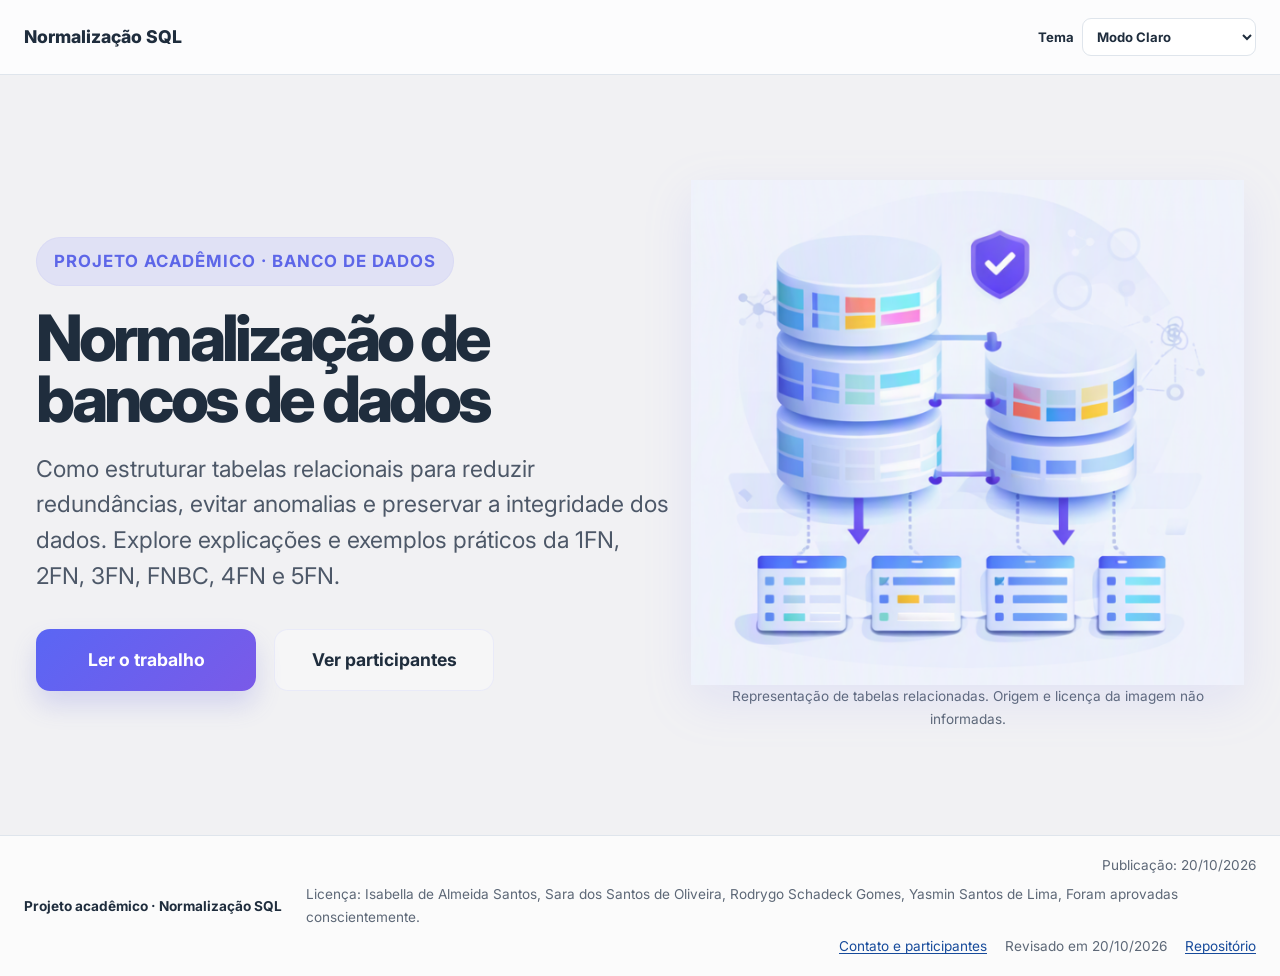
<file: site normalização/index.html>
<!DOCTYPE html>
<html lang="pt-BR">
  <head>
    <!-- Metadados e recursos compartilhados da apresentação inicial -->
    <meta charset="UTF-8" />
    <meta name="viewport" content="width=device-width, initial-scale=1.0" />
    <meta
      name="description"
      content="Projeto acadêmico sobre normalização de bancos relacionais, com exemplos de 1FN, 2FN, 3FN, FNBC, 4FN e 5FN."
    />
    <title>Normalização SQL | Apresentação do projeto</title>
    <link rel="preconnect" href="https://fonts.googleapis.com" />
    <link rel="preconnect" href="https://fonts.gstatic.com" crossorigin />
    <link
      href="https://fonts.googleapis.com/css2?family=Inter:wght@400;500;600;700;800&display=swap"
      rel="stylesheet"
    />
    <link rel="stylesheet" href="styles.css" />
  </head>
  <body class="home-page">
    <header class="home-header">
      <a class="home-brand" href="index.html">Normalização SQL</a>
      <label class="theme-control">
        <span>Tema</span>
        <select class="theme-select" aria-label="Selecionar tema visual">
          <option value="light">Modo Claro</option>
          <option value="dark">Modo Escuro</option>
          <option value="colorblind">Modo Daltonismo</option>
        </select>
      </label>
    </header>
    <div class="home-shell">
      <!-- Apresentação do objetivo, autoria e atalhos do projeto -->
      <main class="home-main">
        <div class="home-badge">PROJETO ACADÊMICO · BANCO DE DADOS</div>
        <h1>Normalização de bancos de dados</h1>
        <p class="home-description">
          Como estruturar tabelas relacionais para reduzir redundâncias, evitar
          anomalias e preservar a integridade dos dados. Explore explicações e
          exemplos práticos da 1FN, 2FN, 3FN, FNBC, 4FN e 5FN.
        </p>

        <div class="home-actions">
          <a href="trabalho.html" class="home-btn primary">Ler o trabalho</a>
          <a href="participantes.html" class="home-btn secondary">Ver participantes</a>
        </div>
      </main>

      <!-- Figura conceitual com texto alternativo e legenda -->
      <figure class="home-visual">
        <img src="banco_de_dados.png" alt="Ilustração de tabelas relacionais conectadas e organizadas em um banco de dados." />
        <figcaption>Representação de tabelas relacionadas. Origem e licença da imagem não informadas.</figcaption>
      </figure>
    </div>

    <!-- Rodapé com revisão, contatos e repositório -->
    <footer class="home-footer">
      <strong>Projeto acadêmico · Normalização SQL</strong>
      <div class="footer-details">
        <span>Publicação: 20/10/2026</span>
        <span>Licença: Isabella de Almeida Santos, Sara dos Santos de Oliveira, Rodrygo Schadeck Gomes, Yasmin Santos de Lima, Foram aprovadas conscientemente.</span>
        <a href="participantes.html">Contato e participantes</a>
        <span>Revisado em <time datetime="2026-10-20">20/10/2026</time></span>
        <a href="https://github.com/meusinvestimentos42-ops/Normalizacao-SQL" target="_blank" rel="noopener noreferrer">Repositório</a>
      </div>
    </footer>
    <script src="script.js"></script>
  </body>
</html>
</file>
<file: site normalização/styles.css>
/* ===== VARIÁVEIS GLOBAIS DO SITE ===== */
:root {
  --bg: #f3f3f4;
  --panel: rgba(255, 255, 255, 0.65);
  --panel-strong: #ffffff;
  --primary: #3d7ef6;
  --primary-dark: #1f2d3d;
  --secondary: #4a5d8a;
  --text: #1f2d3d;
  --muted: #5d6877;
  --border: #dfe5ec;
  --soft: #eef2f8;
  --shadow: 0 12px 30px rgba(17, 24, 39, 0.08);
  --surface: rgba(255, 255, 255, 0.82);
  --surface-raised: rgba(255, 255, 255, 0.78);
  --surface-alt: #f7faff;
  --highlight: #dce9ff;
  --highlight-hover: #d2e1ff;
  --highlight-text: #153f80;
  --link: #174b9b;
  --focus: #245fc3;
}

* {
  margin: 0;
  padding: 0;
  box-sizing: border-box;
}

html {
  scroll-behavior: smooth;
}

body {
  font-family: "Inter", sans-serif;
  background: var(--bg);
  color: var(--text);
  line-height: 1.7;
}

img {
  max-width: 100%;
  display: block;
}

a {
  color: inherit;
  text-decoration: none;
}

button {
  font: inherit;
}

/* ===== PÁGINA INICIAL / HOME ===== */
.home-page {
  background: #f1f1f3;
  min-height: 100vh;
  font-family: "Inter", sans-serif;
}

.home-shell {
  display: grid;
  grid-template-columns: minmax(0, 1.15fr) minmax(260px, 1fr);
  align-items: center;
  width: min(1400px, calc(100% - 72px));
  min-height: 100vh;
  margin: 0 auto;
  padding: 46px 0 18px;
  gap: 20px;
}

.home-main {
  padding: 8px 0 0 0;
}

.home-badge {
  display: inline-flex;
  align-items: center;
  justify-content: center;
  padding: 10px 18px;
  margin-bottom: 22px;
  border-radius: 32px;
  background: rgba(98, 111, 255, 0.12);
  color: #5d66e8;
  font-size: 1.05rem;
  font-weight: 700;
  letter-spacing: 0.06em;
  text-transform: uppercase;
  box-shadow: inset 0 0 0 1px rgba(94, 98, 220, 0.05);
}

.home-main h1 {
  font-size: clamp(3.1rem, 5vw, 6rem);
  line-height: 0.95;
  letter-spacing: -0.06em;
  color: #1f2d3d;
  margin: 0 0 22px;
  font-weight: 800;
}

.home-description {
  max-width: 920px;
  font-size: clamp(1.05rem, 1.8vw, 1.45rem);
  line-height: 1.55;
  color: #4d5868;
  margin: 0 0 34px;
}

.home-actions {
  display: flex;
  align-items: center;
  gap: 18px;
  flex-wrap: wrap;
}

.home-btn {
  display: inline-flex;
  align-items: center;
  justify-content: center;
  min-height: 62px;
  min-width: 220px;
  padding: 0 26px;
  border-radius: 14px;
  font-size: 1.1rem;
  font-weight: 700;
  transition: transform 0.2s ease, box-shadow 0.2s ease;
}

.home-btn.primary {
  background: linear-gradient(135deg, #5a66f4, #7a5ae8);
  color: #fff;
  box-shadow: 0 14px 26px rgba(94, 98, 220, 0.2);
}

.home-btn.secondary {
  background: rgba(255, 255, 255, 0.35);
  color: var(--primary-dark);
  border: 1px solid rgba(90, 102, 244, 0.08);
}

.home-btn:hover {
  transform: translateY(-2px);
}

.home-visual {
  display: flex;
  justify-content: center;
  align-items: center;
  min-height: 560px;
}

.home-visual img {
  width: min(100%, 720px);
  height: auto;
  filter: drop-shadow(0 16px 24px rgba(118, 120, 255, 0.12));
}

/* ===== PÁGINA DE PARTICIPANTES ===== */
.participants-page {
  background: #f3f3f4;
  color: var(--text);
}

.participants-header {
  display: flex;
  align-items: center;
  justify-content: space-between;
  width: min(1200px, calc(100% - 40px));
  margin: 0 auto;
  padding: 22px 0 10px;
}

.participants-brand {
  font-size: 1.05rem;
  font-weight: 700;
  letter-spacing: -0.04em;
  color: var(--text);
}

.participants-nav {
  display: flex;
  align-items: center;
  gap: 18px;
  font-size: 0.95rem;
  color: var(--muted);
}

.participants-nav a {
  transition: color 0.2s ease;
}

.participants-nav a:hover {
  color: var(--primary);
}

.participants-shell {
  width: min(1200px, calc(100% - 40px));
  margin: 0 auto;
  padding: 0 0 40px;
}

.participants-content {
  max-width: 1000px;
}

.eyebrow {
  margin: 0 0 10px;
  color: var(--muted);
  font-size: 0.85rem;
  text-transform: none;
  letter-spacing: 0;
}

.participants-title {
  margin: 0 0 12px;
  font-size: clamp(2.1rem, 4vw, 3.3rem);
  line-height: 1.05;
  letter-spacing: -0.06em;
  color: var(--text);
}

.participants-description {
  margin: 0 0 20px;
  max-width: 760px;
  font-size: 1.05rem;
  line-height: 1.6;
  color: var(--muted);
}

.participants-page {
  background: var(--bg);
}

.participant-section {
  display: none;
  padding-top: 18px;
}

.participant-section.is-visible {
  display: block;
}

.participant-hero {
  display: flex;
  align-items: center;
  gap: 20px;
  margin-bottom: 22px;
}

.participant-avatar {
  width: 92px;
  height: 92px;
  display: grid;
  place-items: center;
  border-radius: 50%;
  background: linear-gradient(135deg, #dfe9ff, #a8c8ff);
  color: #2d3d80;
  font-weight: 800;
  font-size: 1.8rem;
  border: 4px solid rgba(82, 104, 228, 0.28);
  flex-shrink: 0;
}

.participant-header-text {
  display: flex;
  flex-direction: column;
  gap: 6px;
}

.participant-header-text h1,
.participant-header-text h2 {
  margin: 0;
  font-size: clamp(1.8rem, 2.2vw, 2.5rem);
  line-height: 1.15;
}

.participant-header-text p {
  margin: 0;
  color: var(--muted);
  font-size: 1rem;
  line-height: 1.6;
}

.participant-links {
  display: flex;
  flex-direction: column;
  gap: 10px;
  width: min(360px, 100%);
  margin-top: 20px;
}

.profile-btn {
  display: flex;
  align-items: center;
  justify-content: center;
  width: 100%;
  min-height: 46px;
  border-radius: 12px;
  background: linear-gradient(135deg, #5a66f4, #7a5ae8);
  color: #fff;
  font-weight: 700;
  font-size: 0.95rem;
  box-shadow: 0 10px 18px rgba(95, 104, 244, 0.16);
  transition: transform 0.2s ease, opacity 0.2s ease;
}

.profile-btn:hover {
  transform: translateY(-1px);
  opacity: 0.96;
}

@media (max-width: 900px) {
  .participants-grid {
    grid-template-columns: repeat(2, minmax(200px, 1fr));
  }
}

@media (max-width: 640px) {
  .participants-grid {
    grid-template-columns: 1fr;
  }
}

/* ===== LAYOUT DE TUTORIA / ARTIGO ===== */
/* Página do trabalho com área fixa e conteúdo em colunas */
.tutorial-page {
  min-height: 100vh;
  background: var(--bg);
}

/* Bloco principal do trabalho: permanece visível ao rolar a página */
.tutorial-shell {
  position: relative;
  width: min(1200px, calc(100% - 36px));
  margin: 24px auto 32px;
  background: rgba(255, 255, 255, 0.52);
  box-shadow: var(--shadow);
  border-left: 1px solid rgba(47, 87, 143, 0.18);
  border-right: 1px solid rgba(47, 87, 143, 0.18);
  border-top: none;
  border-bottom: none;
  border-radius: 18px 18px 0 0;
  overflow: visible;
}

/* Cabeçalho fixo com aparência leve e sem borda inferior */
.tutorial-header {
  position: sticky;
  top: 0;
  z-index: 20;
  display: flex;
  align-items: center;
  justify-content: space-between;
  gap: 16px;
  padding: 12px 20px 10px;
  background: rgba(255, 255, 255, 0.82);
  backdrop-filter: blur(8px);
  border-bottom: none;
}

.tutorial-brand {
  display: flex;
  align-items: center;
  gap: 12px;
}

.brand-icon {
  width: 34px;
  height: 34px;
  border-radius: 10px;
  display: grid;
  place-items: center;
  background: rgba(63, 122, 246, 0.08);
  font-size: 1.2rem;
}

.brand-text {
  display: flex;
  flex-direction: column;
  gap: 2px;
}

.brand-text strong {
  font-size: 0.96rem;
  color: var(--text);
}

.brand-text span {
  font-size: 0.8rem;
  color: var(--muted);
}

.tutorial-top-nav {
  display: flex;
  align-items: center;
  gap: 14px;
  font-size: 0.8rem;
  color: var(--text);
  font-weight: 600;
}

.tutorial-top-nav a {
  display: inline-flex;
  align-items: center;
  gap: 8px;
  padding: 10px 12px;
  border-radius: 10px;
  transition: background 0.2s ease;
}

.tutorial-top-nav a:hover {
  background: rgba(63, 122, 246, 0.06);
}

.tutorial-layout {
  display: grid;
  grid-template-columns: 260px minmax(0, 1fr);
  min-height: 720px;
  min-width: 0;
}

/* Barra lateral fixa enquanto o conteúdo é rolado */
.tutorial-sidebar {
  position: sticky;
  top: 74px;
  align-self: start;
  height: min(calc(100vh - 90px), 720px);
  overflow-y: auto;
  background: rgba(237, 243, 252, 0.72);
  border-right: 1px solid var(--border);
  border-left: 4px solid #c6d8f7;
}

.tutorial-nav {
  display: flex;
  flex-direction: column;
  gap: 6px;
  padding: 16px 12px 16px 16px;
}

/* Links da sidebar com destaque ao item ativo */

.tutorial-nav a {
  display: block;
  padding: 10px 12px;
  border-radius: 10px;
  color: var(--text);
  font-size: 0.88rem;
  font-weight: 500;
  transition: all 0.2s ease;
}

.tutorial-nav a:hover,
.tutorial-nav a.active {
  background: #dce9ff;
  color: #153f80;
  font-weight: 700;
  box-shadow: inset 4px 0 0 #3d7ef6;
}

.tutorial-content {
  width: 100%;
  max-width: 760px;
  min-width: 0;
  margin: 0 auto;
  padding: 22px 28px 42px;
}

.article-section {
  margin-bottom: 26px;
  padding-bottom: 10px;
  border-bottom: 1px solid rgba(91, 110, 139, 0.15);
}

.article-section:last-child {
  border-bottom: none;
  margin-bottom: 0;
}

.article-section h1,
.article-section h2 {
  color: var(--primary-dark);
  line-height: 1.2;
  margin-bottom: 12px;
}

.article-section h1 {
  font-size: clamp(1.8rem, 2.6vw, 2.2rem);
}

.article-section h2 {
  font-size: clamp(1.35rem, 1.9vw, 1.7rem);
}

.article-section p {
  color: var(--muted);
  font-size: 0.98rem;
  margin-bottom: 15px;
}

.note-box {
  background: rgba(102, 136, 186, 0.08);
  border: 1px solid rgba(122, 141, 175, 0.2);
  border-radius: 12px;
  padding: 18px 20px;
  margin: 18px 0 14px;
}

.note-box p {
  margin: 0;
}

.note-box p + p {
  margin-top: 10px;
}

.table-wrapper {
  max-width: 100%;
  min-width: 0;
  margin-top: 18px;
  background: rgba(255, 255, 255, 0.5);
  border: 1px solid var(--border);
  border-radius: 12px;
  overflow-x: auto;
}

.table-caption {
  font-weight: 700;
  color: var(--text);
  padding: 14px 16px 0;
}

table {
  width: 100%;
  min-width: 600px;
  border-collapse: collapse;
  margin-top: 8px;
}

th,
td {
  padding: 12px 14px;
  border-top: 1px solid var(--border);
  text-align: left;
  font-size: 0.96rem;
}

th {
  background: rgba(63, 122, 246, 0.04);
  color: var(--primary-dark);
}

.normal-form-list {
  display: grid;
  gap: 12px;
  list-style: none;
  margin-top: 12px;
}

.normal-form-list li {
  background: rgba(255, 255, 255, 0.5);
  border: 1px solid var(--border);
  border-radius: 14px;
  padding: 16px 18px;
  color: var(--text);
  font-size: 1.03rem;
}

@media (max-width: 900px) {
  .tutorial-layout {
    grid-template-columns: 1fr;
  }

  .tutorial-sidebar {
    position: relative;
    top: auto;
    height: auto;
    overflow: visible;
    border-right: none;
    border-bottom: 1px solid var(--border);
  }

  .tutorial-nav {
    flex-direction: row;
    flex-wrap: wrap;
    padding: 14px 12px;
  }

  .tutorial-content {
    padding: 24px 18px 36px;
  }
}

@media (max-width: 640px) {
  .tutorial-header {
    flex-direction: column;
    align-items: flex-start;
  }

  .tutorial-top-nav {
    width: 100%;
    justify-content: flex-start;
    flex-wrap: wrap;
  }
}

/* ===== APRESENTAÇÃO, CONTEÚDO E COMPONENTES ACESSÍVEIS ===== */
.home-header {
  display: flex;
  align-items: center;
  justify-content: space-between;
  gap: 18px;
  padding: 18px max(24px, calc((100vw - 1400px) / 2));
  background: rgba(255, 255, 255, 0.82);
  border-bottom: 1px solid var(--border);
}

.home-brand {
  font-weight: 800;
  color: var(--primary-dark);
  font-size: 1.1rem;
}

.home-header nav {
  display: flex;
  gap: 12px;
  flex-wrap: wrap;
}

.home-header nav a {
  padding: 8px 12px;
  border-radius: 9px;
  font-weight: 600;
}

.home-header nav a:hover,
.home-header nav a[aria-current="page"] {
  background: #dce9ff;
  color: #153f80;
}

.home-shell {
  min-height: calc(100vh - 140px);
  padding-top: 28px;
}

.home-main h1 {
  max-width: 720px;
}

.home-contributors {
  display: grid;
  grid-template-columns: repeat(4, minmax(0, 1fr));
  gap: 10px;
  max-width: 780px;
  margin: 26px 0;
}

.home-contributor {
  display: flex;
  align-items: center;
  gap: 9px;
  min-width: 0;
  padding: 9px;
  border: 1px solid var(--border);
  border-radius: 12px;
  background: rgba(255, 255, 255, 0.7);
  font-size: 0.78rem;
  font-weight: 600;
  line-height: 1.25;
}

.home-contributor img {
  width: 42px;
  height: 42px;
  flex: 0 0 42px;
  border-radius: 50%;
}

.home-visual {
  display: block;
  margin: 0;
  text-align: center;
  color: var(--muted);
  font-size: 0.85rem;
}

.home-visual figcaption {
  max-width: 520px;
  margin: 0 auto;
}

.home-footer,
.site-footer {
  display: flex;
  align-items: center;
  justify-content: space-between;
  gap: 12px 24px;
  padding: 18px 24px;
  border-top: 1px solid var(--border);
  background: rgba(255, 255, 255, 0.7);
  color: var(--muted);
  font-size: 0.85rem;
  text-align: left;
}

.home-footer > strong,
.site-footer > strong {
  flex: 0 0 auto;
  color: var(--text);
}

.footer-details {
  display: flex;
  align-items: center;
  justify-content: flex-end;
  flex-wrap: wrap;
  gap: 6px 18px;
}

.site-footer a,
.home-footer a {
  color: #174b9b;
  text-decoration: underline;
  text-underline-offset: 2px;
}

.article-figure {
  margin: 22px 0;
  padding: 14px;
  border: 1px solid var(--border);
  border-radius: 14px;
  background: #f7faff;
}

.article-figure img {
  width: 100%;
  height: auto;
  border-radius: 9px;
}

.article-figure figcaption {
  margin-top: 9px;
  color: var(--muted);
  font-size: 0.86rem;
  text-align: center;
}

.article-heading {
  margin-bottom: 30px;
  padding-bottom: 22px;
  border-bottom: 1px solid var(--border);
}

.article-heading h1 {
  margin: 0 0 12px;
  color: var(--primary-dark);
  font-size: clamp(2rem, 4vw, 3rem);
  line-height: 1.12;
}

.article-lead {
  font-size: 1.12rem !important;
  color: var(--text) !important;
}

.article-byline,
.article-dates {
  font-size: 0.88rem !important;
}

.article-dates {
  display: flex;
  flex-wrap: wrap;
  gap: 8px 18px;
  color: var(--muted);
}

.article-section h3 {
  margin: 20px 0 8px;
  color: var(--primary-dark);
  font-size: 1.08rem;
}

.article-section ul,
.article-section ol {
  padding-left: 1.35rem;
  margin: 12px 0 18px;
}

.article-section li {
  margin-bottom: 7px;
  color: var(--muted);
}

.theory-box,
.sql-example {
  min-width: 0;
  margin: 20px 0;
  padding: 20px;
  border: 1px solid #c9d8ef;
  border-radius: 14px;
  background: #f7faff;
}

.theory-box h3:first-child,
.sql-example h3:first-child {
  margin-top: 0;
}

.theory-box dl {
  display: grid;
  grid-template-columns: minmax(150px, 0.8fr) minmax(0, 2fr);
  gap: 8px 14px;
  margin-top: 12px;
}

.theory-box dt {
  font-weight: 700;
  color: var(--text);
}

.theory-box dd {
  color: var(--muted);
}

.sql-example pre {
  overflow-x: auto;
  margin: 14px 0;
  padding: 16px;
  border-radius: 10px;
  background: #142033;
  color: #f3f6fb;
  font-size: 0.86rem;
  line-height: 1.6;
  tab-size: 2;
}

.sql-keyword { color: #8db8ff; font-weight: 700; }
.sql-type { color: #85d5c1; }
.sql-string { color: #f5c779; }
.sql-comment { color: #aab7ca; font-style: italic; }

.video-embed {
  position: relative;
  width: 100%;
  aspect-ratio: 16 / 9;
  overflow: hidden;
  border-radius: 14px;
  background: #17243a;
}

.video-embed iframe {
  position: absolute;
  inset: 0;
  width: 100%;
  height: 100%;
  border: 0;
}

.reference-list li {
  padding-left: 4px;
  overflow-wrap: anywhere;
}

.reference-list a {
  color: #174b9b;
  font-weight: 700;
  text-decoration: underline;
  text-decoration-thickness: 2px;
  text-underline-offset: 3px;
  background: #e8f0ff;
  border-radius: 4px;
  padding: 1px 4px;
  overflow-wrap: anywhere;
  transition: color 0.2s ease, background-color 0.2s ease;
}

.reference-list a:hover,
.reference-list a:focus-visible {
  color: #0c2f68;
  background: #d2e1ff;
}

.author-directory,
.participant-directory {
  display: grid;
  grid-template-columns: repeat(2, minmax(0, 1fr));
  gap: 16px;
  margin-top: 18px;
}

.author-profile,
.participant-card {
  min-width: 0;
  padding: 18px;
  border: 1px solid var(--border);
  border-radius: 14px;
  background: rgba(255, 255, 255, 0.78);
}

.author-profile img {
  width: 76px;
  height: 76px;
  margin-bottom: 12px;
  border-radius: 50%;
}

.author-profile h3 {
  margin: 0 0 8px;
}

.author-profile a {
  color: #174b9b;
  font-weight: 700;
  text-decoration: underline;
}

.participant-section {
  display: none;
}

.participant-section.is-visible {
  display: block;
}

.participant-avatar img {
  width: 100%;
  height: 100%;
  border-radius: 50%;
  object-fit: cover;
}

.participant-directory {
  grid-template-columns: repeat(2, minmax(0, 1fr));
}

.participant-card {
  display: flex;
  align-items: center;
  gap: 12px;
  transition: transform 0.2s ease, box-shadow 0.2s ease;
}

.participant-card:hover,
.participant-card:focus-visible {
  transform: translateY(-2px);
  box-shadow: var(--shadow);
}

.participant-card img {
  width: 52px;
  height: 52px;
  flex: 0 0 52px;
  border-radius: 50%;
}

.participant-card span:nth-of-type(1) {
  font-weight: 700;
}

.participant-card-action {
  margin-left: auto;
  color: #174b9b;
  font-size: 0.78rem;
  font-weight: 700;
}

.profile-btn {
  width: fit-content;
  min-width: 180px;
  padding: 0 18px;
  text-decoration: none !important;
}

:focus-visible {
  outline: 3px solid #245fc3;
  outline-offset: 3px;
}

@media (max-width: 900px) {
  .home-shell {
    grid-template-columns: minmax(0, 1fr);
    width: min(760px, calc(100% - 36px));
  }

  .home-visual {
    min-height: auto;
  }

  .home-visual img {
    width: min(100%, 460px);
  }

  .home-contributors {
    grid-template-columns: repeat(2, minmax(0, 1fr));
  }
}

@media (max-width: 640px) {
  .home-header {
    align-items: flex-start;
    flex-direction: column;
    padding: 16px 18px;
  }

  .home-footer,
  .site-footer {
    align-items: flex-start;
    flex-direction: column;
    padding: 16px 18px;
  }

  .footer-details {
    justify-content: flex-start;
    display: grid;
    grid-template-columns: repeat(2, minmax(0, 1fr));
    gap: 8px 14px;
  }

  .home-header nav {
    gap: 4px;
  }

  .home-shell {
    width: calc(100% - 32px);
    padding-top: 18px;
  }

  .home-main h1 {
    font-size: clamp(2.4rem, 13vw, 3.4rem);
  }

  .home-contributors,
  .author-directory,
  .participant-directory {
    grid-template-columns: 1fr;
  }

  .home-contributor {
    font-size: 0.9rem;
  }

  .tutorial-shell {
    width: 100%;
    margin: 0 auto;
    border-radius: 0;
  }

  .tutorial-nav {
    gap: 4px;
  }

  .tutorial-nav a {
    padding: 8px 10px;
    font-size: 0.8rem;
  }

  .tutorial-content {
    padding: 22px 16px 32px;
  }

  .theory-box dl {
    grid-template-columns: 1fr;
    gap: 2px;
  }

  .theory-box dd {
    margin-bottom: 8px;
  }

  .participant-hero {
    align-items: flex-start;
  }

  .participant-avatar {
    width: 64px;
    height: 64px;
    font-size: 1.35rem;
  }

  .participant-header-text h1,
  .participant-header-text h2 {
    font-size: 1.5rem;
  }

  .participant-card {
    flex-wrap: wrap;
  }
}

@media (prefers-reduced-motion: reduce) {
  html {
    scroll-behavior: auto;
  }

  *,
  *::before,
  *::after {
    transition-duration: 0.01ms !important;
    animation-duration: 0.01ms !important;
  }
}

/* ===== CONTROLE DE TEMA E PALETAS ACESSÍVEIS ===== */
.header-controls {
  display: flex;
  align-items: center;
  justify-content: flex-end;
  gap: 12px;
}

.theme-control {
  display: inline-flex;
  align-items: center;
  gap: 8px;
  color: var(--text);
  font-size: 0.82rem;
  font-weight: 700;
  white-space: nowrap;
}

.theme-select {
  min-height: 38px;
  padding: 6px 30px 6px 10px;
  border: 1px solid var(--border);
  border-radius: 9px;
  background: var(--panel-strong);
  color: var(--text);
  font: inherit;
  cursor: pointer;
}

.theme-select:focus-visible {
  outline-color: var(--focus);
}

.video-link {
  display: inline-block;
  margin-top: 4px;
  padding: 7px 11px;
  border: 2px solid var(--link);
  border-radius: 8px;
  background: var(--highlight);
  color: var(--highlight-text);
  font-weight: 700;
  text-decoration: underline;
  text-decoration-thickness: 2px;
  text-underline-offset: 3px;
}

.video-link:hover,
.video-link:focus-visible {
  background: var(--highlight-hover);
  text-decoration-thickness: 3px;
}

:root[data-theme="dark"] {
  color-scheme: dark;
  --bg: #111827;
  --panel: rgba(31, 41, 55, 0.84);
  --panel-strong: #1f2937;
  --primary: #8ab4ff;
  --primary-dark: #f3f4f6;
  --secondary: #c4d5f5;
  --text: #f3f4f6;
  --muted: #c2cad6;
  --border: #485366;
  --soft: #293548;
  --shadow: 0 12px 30px rgba(0, 0, 0, 0.32);
  --surface: rgba(31, 41, 55, 0.94);
  --surface-raised: #202c3e;
  --surface-alt: #202c3e;
  --highlight: #243b5b;
  --highlight-hover: #304c70;
  --highlight-text: #f3f6fb;
  --link: #a9c9ff;
  --focus: #ffd166;
}

:root[data-theme="colorblind"] {
  color-scheme: light;
  --bg: #fff8e7;
  --panel: #fffdf6;
  --panel-strong: #ffffff;
  --primary: #005a9c;
  --primary-dark: #102a43;
  --secondary: #243b53;
  --text: #102a43;
  --muted: #334e68;
  --border: #627d98;
  --soft: #f3e7bd;
  --shadow: 0 12px 30px rgba(16, 42, 67, 0.16);
  --surface: #fffdf6;
  --surface-raised: #ffffff;
  --surface-alt: #fff4ce;
  --highlight: #ffdf70;
  --highlight-hover: #ffd24a;
  --highlight-text: #102a43;
  --link: #005a9c;
  --focus: #9c2f00;
}

:root[data-theme="dark"] body,
:root[data-theme="dark"] .home-page,
:root[data-theme="dark"] .participants-page,
:root[data-theme="dark"] .tutorial-page {
  background: var(--bg);
  color: var(--text);
}

:root[data-theme="dark"] .home-main h1,
:root[data-theme="dark"] .home-description,
:root[data-theme="dark"] .home-badge,
:root[data-theme="dark"] .article-heading h1,
:root[data-theme="dark"] .article-section h1,
:root[data-theme="dark"] .article-section h2,
:root[data-theme="dark"] .article-section h3,
:root[data-theme="dark"] .tutorial-top-nav,
:root[data-theme="dark"] .home-brand {
  color: var(--text);
}

:root[data-theme="dark"] .tutorial-shell,
:root[data-theme="dark"] .tutorial-header,
:root[data-theme="dark"] .tutorial-sidebar,
:root[data-theme="dark"] .home-header,
:root[data-theme="dark"] .home-footer,
:root[data-theme="dark"] .site-footer,
:root[data-theme="dark"] .table-wrapper,
:root[data-theme="dark"] .normal-form-list li,
:root[data-theme="dark"] .home-contributor,
:root[data-theme="dark"] .article-figure,
:root[data-theme="dark"] .theory-box,
:root[data-theme="dark"] .sql-example,
:root[data-theme="dark"] .note-box,
:root[data-theme="dark"] .author-profile,
:root[data-theme="dark"] .participant-card {
  background-color: var(--surface);
  border-color: var(--border);
}

:root[data-theme="dark"] .tutorial-sidebar {
  background-color: #192436;
  border-left-color: #485366;
}

:root[data-theme="dark"] .tutorial-nav a:hover,
:root[data-theme="dark"] .tutorial-nav a.active,
:root[data-theme="dark"] .home-header nav a:hover,
:root[data-theme="dark"] .home-header nav a[aria-current="page"] {
  background: var(--highlight);
  color: var(--highlight-text);
  box-shadow: inset 4px 0 0 var(--primary);
}

:root[data-theme="dark"] .tutorial-top-nav a:hover {
  background: var(--highlight);
}

:root[data-theme="dark"] .table-wrapper,
:root[data-theme="dark"] .normal-form-list li,
:root[data-theme="dark"] .home-contributor,
:root[data-theme="dark"] .article-figure,
:root[data-theme="dark"] .theory-box,
:root[data-theme="dark"] .sql-example,
:root[data-theme="dark"] .note-box,
:root[data-theme="dark"] .author-profile,
:root[data-theme="dark"] .participant-card {
  background-color: var(--surface-raised);
}

:root[data-theme="dark"] th {
  background: #26364d;
  color: var(--text);
}

:root[data-theme="dark"] .reference-list a,
:root[data-theme="dark"] .site-footer a,
:root[data-theme="dark"] .home-footer a,
:root[data-theme="dark"] .author-profile a,
:root[data-theme="dark"] .participant-card-action {
  color: var(--link);
}

:root[data-theme="dark"] .reference-list a {
  background: var(--highlight);
}

:root[data-theme="dark"] .reference-list a:hover,
:root[data-theme="dark"] .reference-list a:focus-visible {
  color: var(--highlight-text);
  background: var(--highlight-hover);
}

:root[data-theme="dark"] .participant-avatar {
  background: #263b56;
  color: #f3f6fb;
  border-color: #7286a3;
}

:root[data-theme="dark"] .home-badge {
  background: #263b56;
  box-shadow: inset 0 0 0 1px #7286a3;
}

:root[data-theme="colorblind"] body,
:root[data-theme="colorblind"] .home-page,
:root[data-theme="colorblind"] .participants-page,
:root[data-theme="colorblind"] .tutorial-page {
  background: var(--bg);
  color: var(--text);
}

:root[data-theme="colorblind"] .home-main h1,
:root[data-theme="colorblind"] .home-description,
:root[data-theme="colorblind"] .home-badge,
:root[data-theme="colorblind"] .article-heading h1,
:root[data-theme="colorblind"] .article-section h1,
:root[data-theme="colorblind"] .article-section h2,
:root[data-theme="colorblind"] .article-section h3,
:root[data-theme="colorblind"] .tutorial-top-nav,
:root[data-theme="colorblind"] .home-brand {
  color: var(--text);
}

:root[data-theme="colorblind"] .tutorial-shell,
:root[data-theme="colorblind"] .tutorial-header,
:root[data-theme="colorblind"] .tutorial-sidebar,
:root[data-theme="colorblind"] .home-header,
:root[data-theme="colorblind"] .home-footer,
:root[data-theme="colorblind"] .site-footer,
:root[data-theme="colorblind"] .table-wrapper,
:root[data-theme="colorblind"] .normal-form-list li,
:root[data-theme="colorblind"] .home-contributor,
:root[data-theme="colorblind"] .article-figure,
:root[data-theme="colorblind"] .theory-box,
:root[data-theme="colorblind"] .sql-example,
:root[data-theme="colorblind"] .note-box,
:root[data-theme="colorblind"] .author-profile,
:root[data-theme="colorblind"] .participant-card {
  background-color: var(--surface);
  border-color: var(--border);
}

:root[data-theme="colorblind"] .tutorial-sidebar {
  background-color: #fff4ce;
  border-left-color: var(--primary);
}

:root[data-theme="colorblind"] .tutorial-nav a:hover,
:root[data-theme="colorblind"] .tutorial-nav a.active,
:root[data-theme="colorblind"] .home-header nav a:hover,
:root[data-theme="colorblind"] .home-header nav a[aria-current="page"] {
  background: var(--highlight);
  color: var(--highlight-text);
  box-shadow: inset 4px 0 0 var(--primary);
}

:root[data-theme="colorblind"] .tutorial-top-nav a:hover {
  background: var(--highlight);
}

:root[data-theme="colorblind"] .table-wrapper,
:root[data-theme="colorblind"] .normal-form-list li,
:root[data-theme="colorblind"] .home-contributor,
:root[data-theme="colorblind"] .article-figure,
:root[data-theme="colorblind"] .theory-box,
:root[data-theme="colorblind"] .sql-example,
:root[data-theme="colorblind"] .note-box,
:root[data-theme="colorblind"] .author-profile,
:root[data-theme="colorblind"] .participant-card {
  background-color: var(--surface-raised);
}

:root[data-theme="colorblind"] th {
  background: #ffdf70;
  color: var(--text);
}

:root[data-theme="colorblind"] .reference-list a,
:root[data-theme="colorblind"] .site-footer a,
:root[data-theme="colorblind"] .home-footer a,
:root[data-theme="colorblind"] .author-profile a,
:root[data-theme="colorblind"] .participant-card-action {
  color: var(--link);
}

:root[data-theme="colorblind"] .reference-list a {
  background: var(--highlight);
}

:root[data-theme="colorblind"] .reference-list a:hover,
:root[data-theme="colorblind"] .reference-list a:focus-visible {
  color: var(--highlight-text);
  background: var(--highlight-hover);
}

:root[data-theme="colorblind"] .participant-avatar {
  background: #ffdf70;
  color: var(--text);
  border-color: var(--primary);
}

:root[data-theme="colorblind"] .home-badge {
  background: #ffdf70;
  color: var(--text);
  box-shadow: inset 0 0 0 1px var(--border);
}

:root[data-theme="colorblind"] .home-btn.primary,
:root[data-theme="colorblind"] .profile-btn {
  background: var(--primary);
  color: #ffffff;
}

:root[data-theme="colorblind"] :focus-visible {
  outline-color: var(--focus);
}

@media (max-width: 900px) {
  .header-controls {
    flex-wrap: wrap;
  }
}

@media (max-width: 640px) {
  .header-controls {
    width: 100%;
    justify-content: space-between;
  }
}
</file>
